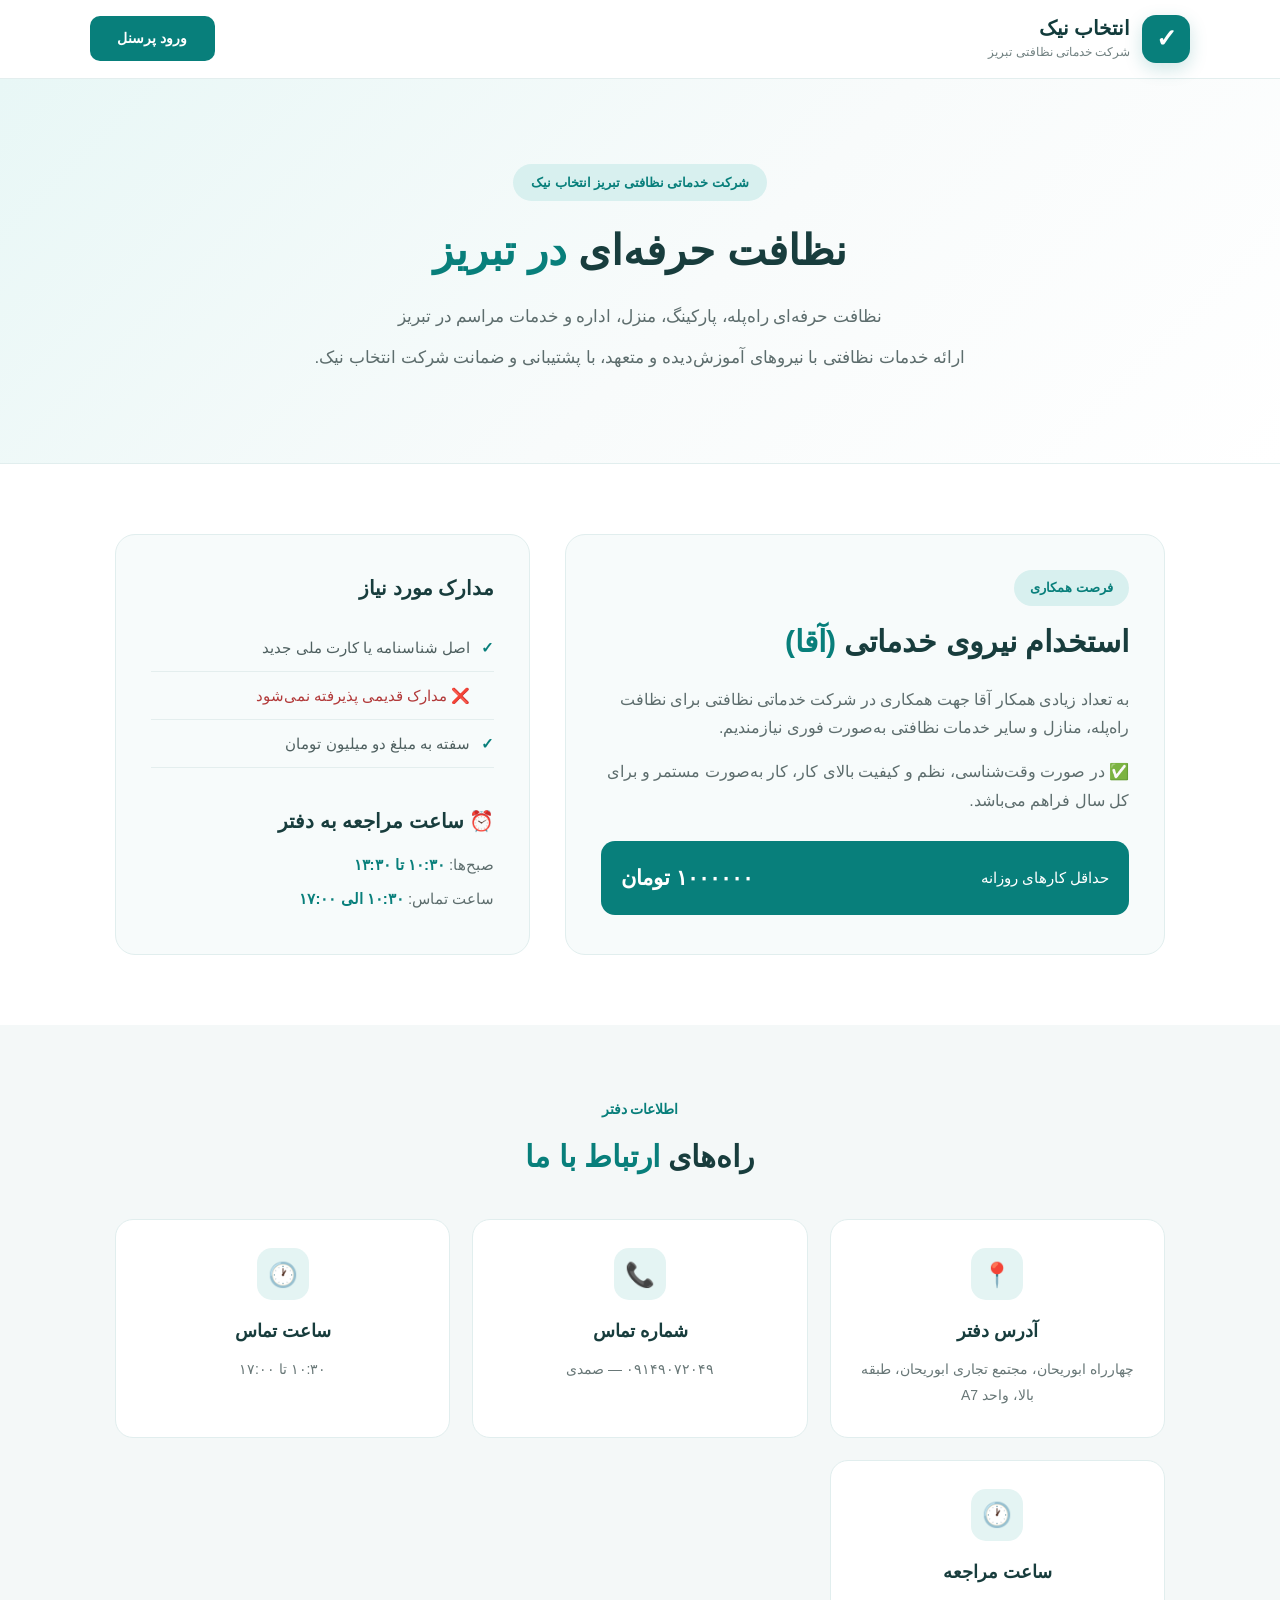
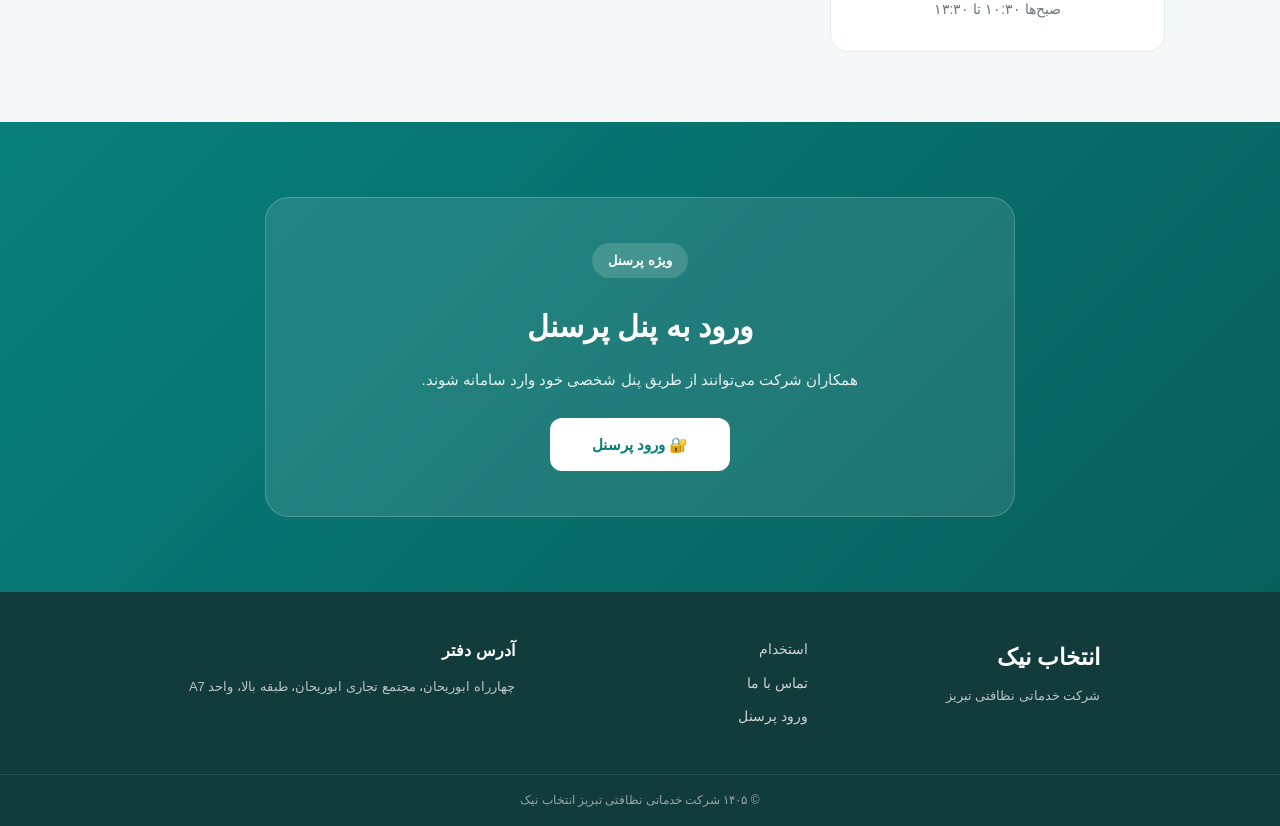
<file: index.html>
<!DOCTYPE html>
<html lang="fa" dir="rtl">

<head>
    <meta charset="UTF-8">

    <meta name="viewport"
          content="width=device-width, initial-scale=1.0">

    <meta name="description"
          content="شرکت خدماتی نظافتی تبریز انتخاب نیک">

    <title>شرکت خدماتی نظافتی تبریز انتخاب نیک</title>

    <link rel="stylesheet" href="style.css">
</head>

<body>

    <div class="page">

        <!-- Header -->
        <header class="header">

            <div class="logo-area">

                <div class="logo-icon">
                    ✓
                </div>

                <div class="logo-text">
                    <h1>انتخاب نیک</h1>
                    <span>شرکت خدماتی نظافتی تبریز</span>
                </div>

            </div>

            <a href="login.html" class="login-button">
                ورود پرسنل
            </a>

        </header>


        <!-- Main -->
        <main>

            <!-- معرفی شرکت -->
            <section class="hero">

                <div class="hero-content">

                    <span class="hero-label">
                        شرکت خدماتی نظافتی تبریز انتخاب نیک
                    </span>

                    <h2>
                        نظافت حرفه‌ای
                        <strong>
                            در تبریز
                        </strong>
                    </h2>

                    <p>
                        نظافت حرفه‌ای راه‌پله، پارکینگ، منزل،
                        اداره و خدمات مراسم در تبریز
                    </p>

                    <p>
                        ارائه خدمات نظافتی با نیروهای آموزش‌دیده
                        و متعهد، با پشتیبانی و ضمانت شرکت
                        انتخاب نیک.
                    </p>

                </div>

            </section>            <!-- استخدام نیرو -->
            <section class="section recruitment" id="recruitment">

                <div class="recruitment-box">

                    <div class="recruitment-content">

                        <span class="section-label">
                            فرصت همکاری
                        </span>

                        <h2>
                            استخدام نیروی خدماتی
                            <strong>(آقا)</strong>
                        </h2>

                        <p>
                            به تعداد زیادی همکار آقا جهت همکاری در
                            شرکت خدماتی نظافتی برای نظافت راه‌پله،
                            منازل و سایر خدمات نظافتی به‌صورت فوری
                            نیازمندیم.
                        </p>

                        <p>
                            ✅ در صورت وقت‌شناسی، نظم و کیفیت بالای کار،
                            کار به‌صورت مستمر و برای کل سال فراهم
                            می‌باشد.
                        </p>

                        <div class="recruitment-highlight">

                            <span>
                                حداقل کارهای روزانه
                            </span>

                            <strong>
                                ۱۰۰۰۰۰۰ تومان
                            </strong>

                        </div>

                    </div>


                    <div class="requirements">

                        <h3>
                            مدارک مورد نیاز
                        </h3>

                        <ul>

                            <li>
                                اصل شناسنامه یا کارت ملی جدید
                            </li>

                            <li class="danger">
                                ❌ مدارک قدیمی پذیرفته نمی‌شود
                            </li>

                            <li>
                                سفته به مبلغ دو میلیون تومان
                            </li>

                        </ul>


                        <div class="office-hours">

                            <h3>
                                ⏰ ساعت مراجعه به دفتر
                            </h3>

                            <p>
                                صبح‌ها:
                                <strong>
                                    ۱۰:۳۰ تا ۱۳:۳۰
                                </strong>
                            </p>

                            <p>
                                ساعت تماس:
                                <strong>
                                    ۱۰:۳۰ الی ۱۷:۰۰
                                </strong>
                            </p>

                        </div>

                    </div>

                </div>

            </section>            <!-- اطلاعات دفتر -->
            <section class="section contact" id="contact">

                <div class="section-title">

                    <span>
                        اطلاعات دفتر
                    </span>

                    <h2>
                        راه‌های
                        <strong>ارتباط با ما</strong>
                    </h2>

                </div>


                <div class="contact-grid">

                    <div class="contact-card">

                        <div class="contact-icon">
                            📍
                        </div>

                        <h3>
                            آدرس دفتر
                        </h3>

                        <p>
                            چهارراه ابوریحان،
                            مجتمع تجاری ابوریحان،
                            طبقه بالا، واحد A7
                        </p>

                    </div>


                    <div class="contact-card">

                        <div class="contact-icon">
                            📞
                        </div>

                        <h3>
                            شماره تماس
                        </h3>

                        <p>
                            <a href="tel:09149072049">۰۹۱۴۹۰۷۲۰۴۹ — صمدی</a>
                        </p>

                    </div>


                    <div class="contact-card">

                        <div class="contact-icon">
                            🕐
                        </div>

                        <h3>
                            ساعت تماس
                        </h3>

                        <p>
                            ۱۰:۳۰ تا ۱۷:۰۰
                        </p>

                    </div>


                    <div class="contact-card">

                        <div class="contact-icon">
                            🕐
                        </div>

                        <h3>
                            ساعت مراجعه
                        </h3>

                        <p>
                            صبح‌ها ۱۰:۳۰ تا ۱۳:۳۰
                        </p>

                    </div>

                </div>

            </section>


            <!-- ورود پرسنل -->
            <section class="worker-login-section">

                <div class="worker-login-box">

                    <span class="section-label">
                        ویژه پرسنل
                    </span>

                    <h2>
                        ورود به پنل پرسنل
                    </h2>

                    <p>
                        همکاران شرکت می‌توانند از طریق
                        پنل شخصی خود وارد سامانه شوند.
                    </p>

                    <a href="login.html" class="primary-button">
                        🔐 ورود پرسنل
                    </a>

                </div>

            </section>            <!-- Footer -->
            <footer class="footer">

                <div class="footer-content">

                    <div class="footer-brand">

                        <h2>
                            انتخاب نیک
                        </h2>

                        <p>
                            شرکت خدماتی نظافتی تبریز
                        </p>

                    </div>


                    <div class="footer-links">

                        <a href="#recruitment">
                            استخدام
                        </a>

                        <a href="#contact">
                            تماس با ما
                        </a>

                        <a href="login.html">
                            ورود پرسنل
                        </a>

                    </div>


                    <div class="footer-address">

                        <h3>
                            آدرس دفتر
                        </h3>

                        <p>
                            چهارراه ابوریحان،
                            مجتمع تجاری ابوریحان،
                            طبقه بالا، واحد A7
                        </p>

                    </div>

                </div>


                <div class="footer-bottom">

                    <p>
                        © ۱۴۰۵ شرکت خدماتی نظافتی تبریز انتخاب نیک
                    </p>

                </div>

            </footer>

        </main>

    </div>

<script src="js/home.js"></script>
</body>

</html>
</file>
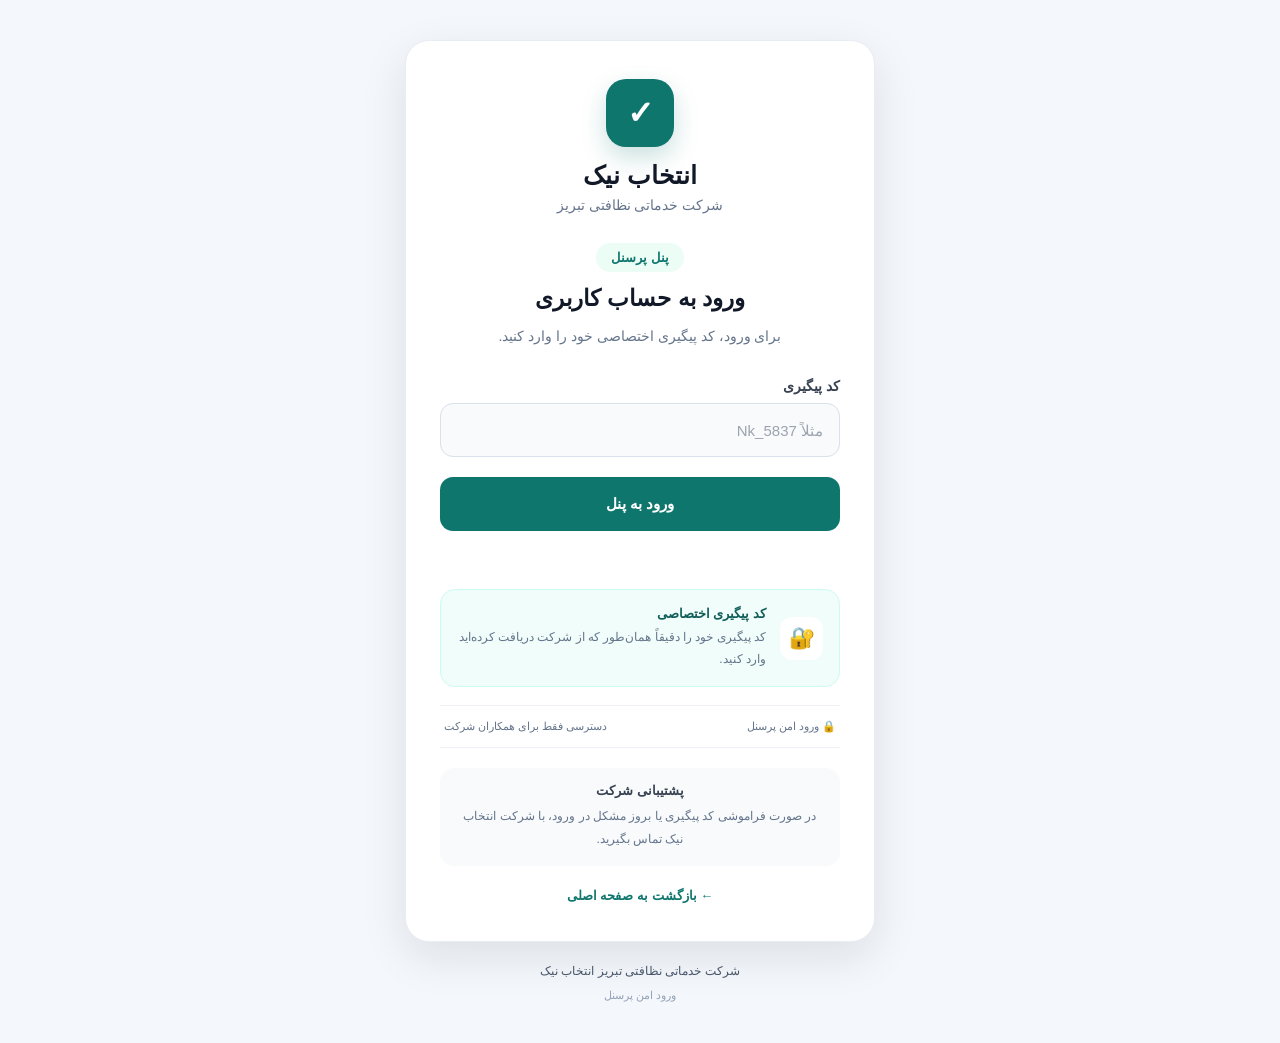
<file: login.html>
<!DOCTYPE html>
<html lang="fa" dir="rtl">

<head>
    <meta charset="UTF-8">

    <meta name="viewport"
          content="width=device-width, initial-scale=1.0">

    <meta name="description"
          content="ورود پرسنل شرکت خدماتی نظافتی تبریز انتخاب نیک">

    <title>ورود پرسنل | انتخاب نیک</title>

    <link rel="stylesheet" href="login.css">
</head>

<body>

    <main class="login-page">

        <div class="login-card">

            <!-- لوگو -->
            <div class="login-logo">

                <div class="login-logo-icon">
                    ✓
                </div>

                <h1>
                    انتخاب نیک
                </h1>

                <p>
                    شرکت خدماتی نظافتی تبریز
                </p>

            </div>


            <!-- عنوان -->
            <div class="login-title">

                <span>
                    پنل پرسنل
                </span>

                <h2>
                    ورود به حساب کاربری
                </h2>

                <p>
                    برای ورود، کد پیگیری اختصاصی خود را وارد کنید.
                </p>

            </div>


            <!-- فرم ورود -->
            <form id="loginForm">

                <div class="input-group">

                    <label for="trackingCode">
                        کد پیگیری
                    </label>

                    <input
                        type="text"
                        id="trackingCode"
                        name="trackingCode"
                        placeholder="مثلاً Nk_5837"
                        autocomplete="off"
                        required
                    >

                </div>


                <button
                    type="submit"
                    class="login-submit">
                    ورود به پنل
                </button>

            </form>


            <!-- پیام ورود -->
            <div
                id="loginMessage"
                class="login-message"
                aria-live="polite">
            </div>


            <!-- راهنمای ورود -->
            <div class="login-help">

                <div class="help-icon">
                    🔐
                </div>

                <div class="help-text">

                    <strong>
                        کد پیگیری اختصاصی
                    </strong>

                    <span>
                        کد پیگیری خود را دقیقاً همان‌طور که از شرکت دریافت کرده‌اید وارد کنید.
                    </span>

                </div>

            </div>


            <!-- اطلاعات امنیتی -->
            <div class="login-security">

                <span>
                    🔒 ورود امن پرسنل
                </span>

                <span>
                    دسترسی فقط برای همکاران شرکت
                </span>

            </div>


            <!-- پشتیبانی -->
            <div class="login-support">

                <span>
                    پشتیبانی شرکت
                </span>

                <p>
                    در صورت فراموشی کد پیگیری یا بروز مشکل در ورود،
                    با شرکت انتخاب نیک تماس بگیرید.
                </p>

            </div>


            <!-- بازگشت به صفحه اصلی -->
            <a href="index.html" class="back-home">
                ← بازگشت به صفحه اصلی
            </a>

        </div>


        <!-- پایین صفحه -->
        <div class="login-bottom">

            <p>
                شرکت خدماتی نظافتی تبریز انتخاب نیک
            </p>

            <span>
                ورود امن پرسنل
            </span>

        </div>

    </main>


    <script src="js/login.js"></script>

</body>

</html>
</file>
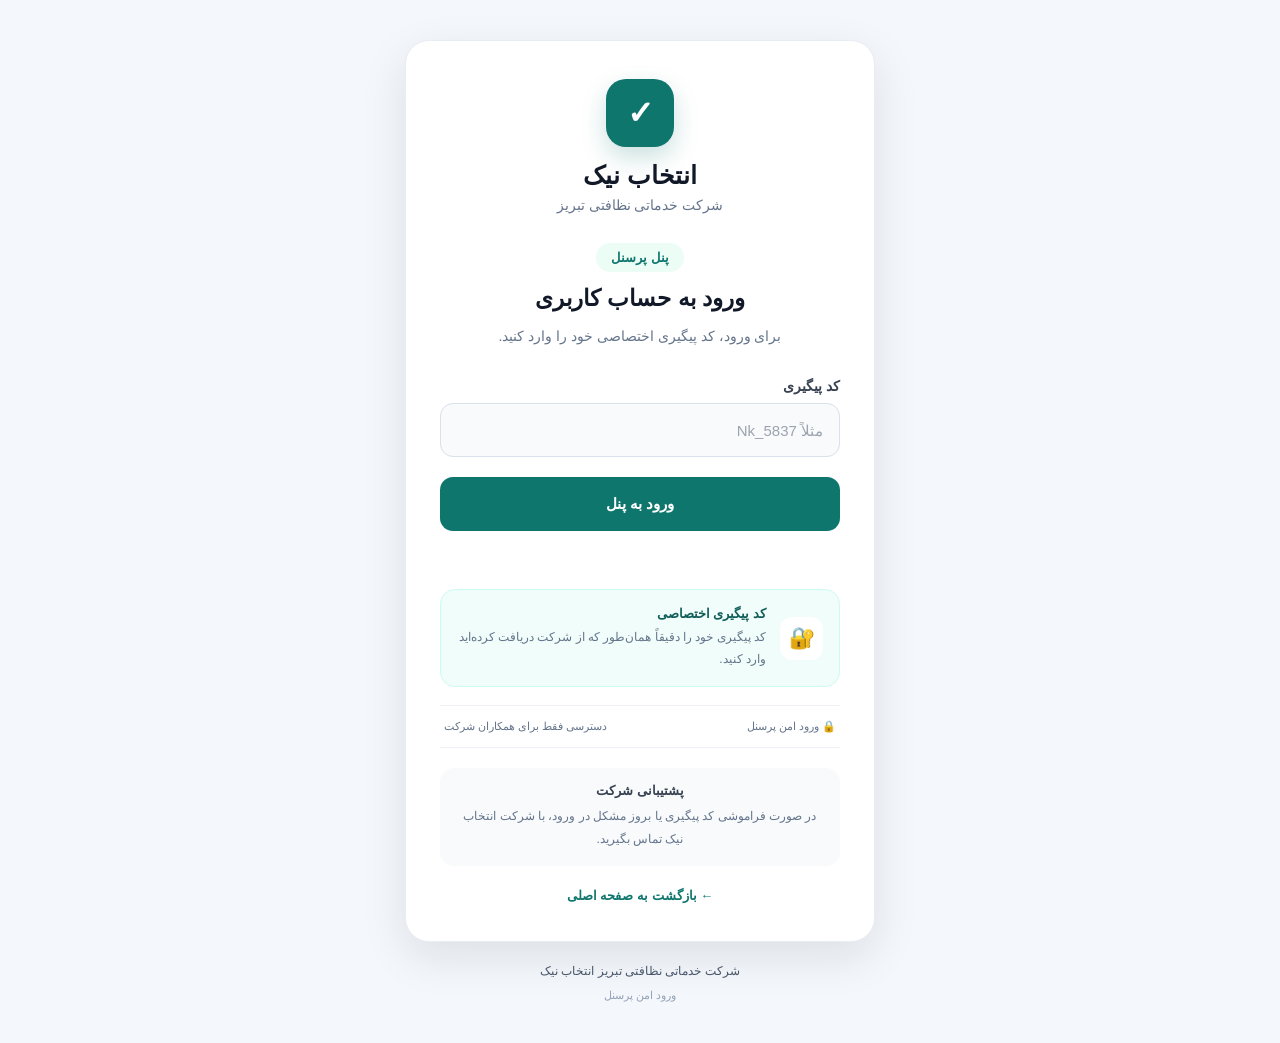
<file: worker.html>
<!DOCTYPE html><html lang="fa" dir="rtl"><head>
    <meta charset="UTF-8">
    <meta name="viewport" content="width=device-width, initial-scale=1.0"><title>پنل پرسنل | انتخاب نیک</title>

<link rel="stylesheet" href="worker.css">

</head><body><div id="weatherEffect" class="weather-effect" aria-hidden="true"></div><audio id="rainSound" loop preload="auto"></audio><button type="button" id="rainSoundToggle" class="rain-sound-toggle" aria-label="فعال کردن صدای باران">🔇</button><button type="button" id="normalWeatherToggle" class="normal-weather-toggle" style="position:fixed;left:18px !important;bottom:18px !important;top:auto !important;right:auto !important;z-index:1000 !important;" aria-label="خاموش کردن تصویر">🖼️</button><div class="worker-page"><!-- =========================
     هدر
========================== -->

<header class="worker-header">

    <div class="worker-logo">

        <div class="logo-icon">
            ن
        </div>

        <div>
            <h1>انتخاب نیک</h1>
            <span>پنل پرسنل</span>
        </div>

    </div>

    <button
        type="button"
        class="logout-button"
        id="logoutButton">
        خروج
    </button>

</header>


<!-- =========================
     محتوای اصلی
========================== -->

<main class="worker-main">

    <!-- خوش آمدگویی -->

    <section class="welcome-section">

        <span class="section-label">
            پنل اختصاصی پرسنل
        </span>

        <h2 id="workerWelcome">
            خوش آمدید
        </h2>

        <p>
            اطلاعات و کارهای شما در این پنل نمایش داده می‌شود.
        </p>

    </section>


    <!-- =========================
         منوی اصلی
    ========================== -->

    <section class="worker-menu">

        <button
            type="button"
            class="menu-card"
            data-section="profile">

            <span class="menu-icon">👤</span>
            <span>اطلاعات من</span>

        </button>


        <button
            type="button"
            class="menu-card"
            data-section="jobs">

            <span class="menu-icon">🧹</span>
            <span>کارهای من</span>

        </button>


        <button
            type="button"
            class="menu-card"
            data-section="account">

            <span class="menu-icon">💰</span>
            <span>حساب من</span>

        </button>


        <button
            type="button"
            class="menu-card"
            data-section="payment">

            <span class="menu-icon">💳</span>
            <span>واریز به شرکت</span>

        </button>


        <button
            type="button"
            class="menu-card"
            data-section="message">

            <span class="menu-icon">💬</span>
            <span>پیام به شرکت</span>

        </button>


        <button
            type="button"
            class="menu-card"
            data-section="training">

            <span class="menu-icon">📚</span>
            <span>آموزش و نحوه انجام کار</span>

        </button>


        <button
            type="button"
            class="menu-card"
            data-section="rules">

            <span class="menu-icon">📋</span>
            <span>قوانین همکاری</span>

        </button>


        <button
            type="button"
            class="menu-card"
            data-section="announcements">

            <span class="menu-icon">📢</span>
            <span>اطلاعیه‌ها</span>

        </button>

    </section>


    <!-- =========================
         بخش اطلاعات من
    ========================== -->

    <section
        class="panel-section"
        id="profileSection">

        <div class="section-header">

            <span class="section-icon">
                👤
            </span>

            <div>

                <h3>
                    اطلاعات من
                </h3>

                <p>
                    اطلاعات ثبت‌شده شما در شرکت
                </p>

            </div>

        </div>


        <div class="info-grid">

            <div class="info-item">
                <span>نام و نام خانوادگی</span>
                <strong id="workerName">---</strong>
            </div>


            <div class="info-item">
                <span>کد پیگیری</span>
                <strong id="workerCode">---</strong>
            </div>


            <div class="info-item">
                <span>شماره موبایل</span>
                <strong id="workerPhone">---</strong>
            </div>


            <div class="info-item">
                <span>آدرس</span>
                <strong id="workerAddress">---</strong>
            </div>


            <div class="info-item">
                <span>وضعیت همکاری</span>
                <strong id="workerStatus">---</strong>
            </div>


            <div class="info-item">
                <span>تاریخ شروع همکاری</span>
                <strong id="workerStartDate">---</strong>
            </div>

        </div>

    </section>


    <!-- =========================
         کارهای من
    ========================== -->

    <section
        class="panel-section"
        id="jobsSection">

        <div class="section-header">

            <span class="section-icon">
                🧹
            </span>

            <div>

                <h3>
                    کارهای من
                </h3>

                <p>
                    کارهای ثبت‌شده برای شما
                </p>

            </div>

        </div>


        <div
            class="jobs-container"
            id="jobsContainer">

            <div class="empty-state">

                <span>🧹</span>

                <p>
                    هنوز کاری برای شما ثبت نشده است.
                </p>

            </div>

        </div>

    </section>


    <!-- =========================
         حساب من
    ========================== -->

    <section
        class="panel-section"
        id="accountSection">

        <div class="section-header">

            <span class="section-icon">
                💰
            </span>

            <div>

                <h3>
                    حساب من
                </h3>

                <p>
                    مبالغ مربوط به کارهای شما
                </p>

            </div>

        </div>


        <div class="account-box">

            <div class="account-item">

                <span>
                    مبلغ حساب
                </span>

                <strong id="workerAccount">
                    ---
                </strong>

            </div>

        </div>

    </section>


    <!-- =========================
         واریز به شرکت
    ========================== -->

    <section
        class="panel-section"
        id="paymentSection">

        <div class="section-header">

            <span class="section-icon">
                💳
            </span>

            <div>

                <h3>
                    واریز به شرکت
                </h3>

                <p>
                    اطلاعات حساب شرکت برای واریز
                </p>

            </div>

        </div>


        <div class="payment-box">

            <p>
                در صورت نیاز به واریز وجه به شرکت،
                اطلاعات پرداخت از این قسمت در اختیار شما قرار می‌گیرد.
            </p>


            <div id="companyPaymentInfo">


                <div class="payment-card">

                    <strong>
                        💳 شماره کارت
                    </strong>

                    <div
                        style="font-size:20px !important; font-weight:700 !important;">

                        ۶۲۱۹۸۶۱۰۳۲۱۴۸۸۶۷

                    </div>

                    <div>
                        بانک: سامان
                        &nbsp;&nbsp;&nbsp;
                        به نام: احمد روحی
                    </div>

                </div>


                <div class="payment-card">

                    <strong>
                        💳 شماره کارت
                    </strong>

                    <div
                        style="font-size:20px !important; font-weight:700 !important;">

                        ۶۲۸۰۲۳۱۴۵۹۴۱۰۰۰۶

                    </div>

                    <div>
                        بانک: مسکن
                        &nbsp;&nbsp;&nbsp;
                        به نام: صمدی
                    </div>

                </div>


            </div>

        </div>

    </section>


    <!-- =========================
         پیام به شرکت
    ========================== -->

    <section
        class="panel-section"
        id="messageSection">

        <div class="section-header">

            <span class="section-icon">
                💬
            </span>

            <div>

                <h3>
                    پیام به شرکت
                </h3>

                <p>
                    ارسال پیام و درخواست به شرکت
                </p>

            </div>

        </div>


        <form id="messageForm">


            <textarea
                id="workerMessage"
                placeholder="پیام خود را بنویسید..."
                rows="5"
                required></textarea>


            <div class="receipt-upload">

                <label for="receiptImage">
                    📷 ارسال عکس رسید واریز
                </label>


                <input
                    type="file"
                    id="receiptImage"
                    accept="image/*">


                <div id="receiptPreview"></div>

            </div>


            <button
                type="submit"
                class="submit-message">

                ارسال پیام

            </button>


            <div id="messageResult"></div>


        </form>

        <div class="worker-messages-area">
            <div class="worker-messages-heading">
                <h4>💬 پیام‌ها و پاسخ مدیریت</h4>
                <button type="button" id="refreshWorkerMessages">
                    تازه‌سازی
                </button>
            </div>
            <div id="workerMessagesList" aria-live="polite">
                <p>در حال دریافت پیام‌ها...</p>
            </div>
        </div>

    </section>


    <!-- =========================
         آموزش
    ========================== -->

    <section
        class="panel-section"
        id="trainingSection">

        <div class="section-header">

            <span class="section-icon">
                📚
            </span>

            <div>

                <h3>
                    آموزش و نحوه انجام کار
                </h3>

                <p>
                    راهنمای انجام صحیح خدمات
                </p>

            </div>

        </div>


        <div class="training-list">


            <details class="training-item">

                <summary>
                    نظافت راه‌پله
                </summary>


                <div class="training-content">

                    <h4>
                        ترتیب نظافت راه‌پله
                    </h4>


                    <ol>

                        <li>
                            ابتدا از راهرو پشت‌بام شروع به جارو کردن می‌کنیم.
                            سپس به پایین می‌آییم و پارکینگ و حیاط را هم جارو می‌زنیم.
                            چون اگر بدون جارو کردن شستشو انجام شود و فاضلاب گرفته شود،
                            خسارت آن بر عهده شما خواهد بود.
                        </li>


                        <li>
                            یک سطل آب برداشته، با طی نخی، شیشه‌پاک‌کن و چند دستمال
                            به طبقه بالا می‌رویم. کپسول آتش‌نشانی، نرده‌ها،
                            شیشه‌ها و کلید و پریزها را پاک می‌کنیم.
                            کابین آسانسور را تمیز می‌کنیم و سپس طی هر طبقه را می‌کشیم.
                        </li>


                        <li>
                            هر چند طبقه یک‌بار سطل آب را عوض می‌کنیم.
                        </li>


                        <li>
                            وقتی به پارکینگ رسیدیم، تاید می‌ریزیم و بعد از شستشو
                            با طی مویی، با طی پلاستیکی آب را جمع می‌کنیم.
                        </li>


                        <li>
                            حیاط اگر آشغال داشت، جمع می‌کنیم و بعد از جارو زدن
                            حیاط، آن را می‌شوییم.
                        </li>


                        <li>
                            حتماً درب خروجی‌های پارکینگ را می‌شوییم و مراقب وسایل
                            برقی مانند آسانسور، آیفون و ریموت پارکینگ هستیم.
                            بعد از شستشو، درب‌ها را با دستمال خشک می‌کنیم.
                        </li>


                        <li>
                            هنگام خروج، حتماً کارمان را به نماینده یا یکی از
                            همسایه‌ها تحویل می‌دهیم.
                        </li>


                        <li>
                            اگر از آپارتمان آشغال جمع کردید، آن‌ها را به بیرون منتقل کنید.
                        </li>


                        <li>
                            به هیچ‌وجه در واحد کسی را نزنید، مگر از آیفون خیابان.
                        </li>

                    </ol>

                </div>

            </details>


            <details class="training-item">

                <summary>
                    نظافت منزل
                </summary>


                <div class="training-content">

                    <h4>
                        مراحل نظافت منزل
                    </h4>


                    <ol>

                        <li>
                            <strong>آماده‌سازی و جمع‌آوری اولیه:</strong>
                            وسایل و خرده‌ریزهای اضافی مرتب و جمع‌آوری شوند.
                            زباله‌ها جمع شده و وسایل موردنیاز آماده شوند.
                        </li>


                        <li>
                            <strong>گردگیری منزل:</strong>
                            گردگیری از قسمت‌های بالاتر به سمت پایین انجام شود.
                            میزها، کمدها، قفسه‌ها، دستگیره‌ها، کلید و پریزها و
                            چهارچوب‌ها تمیز شوند.
                        </li>


                        <li>
                            <strong>اتاق‌ها و پذیرایی:</strong>
                            میزها، صندلی‌ها و سایر وسایل تمیز شوند.
                            زیر و اطراف وسایل جارو شود.
                            شیشه‌ها و آینه‌ها تمیز شوند.
                        </li>


                        <li>
                            <strong>آشپزخانه:</strong>
                            سینک، شیرآلات، کابینت‌ها، اجاق گاز و قسمت‌های
                            قابل شستشوی هود تمیز شوند.
                        </li>


                        <li>
                            <strong>سرویس بهداشتی و حمام:</strong>
                            توالت، روشویی، کف، آینه و شیرآلات تمیز شوند.
                            در پایان کف کاملاً خشک شود.
                        </li>


                        <li>
                            <strong>شیشه و پنجره‌ها:</strong>
                            شیشه‌ها، قاب و لبه پنجره‌ها تمیز و خشک شوند.
                        </li>


                        <li>
                            <strong>جارو و نظافت کف:</strong>
                            تمام اتاق‌ها، پذیرایی، راهرو و آشپزخانه جارو شوند.
                            سپس کف‌های قابل شستشو طی کشیده شوند.
                        </li>


                        <li>
                            <strong>بالکن و تراس:</strong>
                            آشغال‌ها و گرد و خاک جمع و کف جارو و در صورت نیاز شسته شود.
                        </li>

                    </ol>


                    <h4>
                        ⚠️ نکات مهم
                    </h4>


                    <ul>

                        <li>
                            اول جمع‌آوری و گردگیری، بعد جارو و در آخر شستشوی کف.
                        </li>

                        <li>
                            برای هر سطح از شوینده مناسب همان سطح استفاده شود.
                        </li>

                        <li>
                            مواد شوینده را با یکدیگر مخلوط نکنید.
                        </li>

                        <li>
                            وسایل برقی مستقیماً با آب شسته نشوند.
                        </li>

                        <li>
                            هنگام نظافت وسایل مشتری با دقت کار کنید.
                        </li>

                        <li>
                            در پایان کار یک دور کامل منزل بررسی شود.
                        </li>

                    </ul>

                </div>

            </details>


            <details class="training-item">

                <summary>
                    نظافت واحد خالی
                </summary>


                <div class="training-content">

                    <h4>
                        🏠 مراحل نظافت واحد خالی
                    </h4>


                    <ol>

                        <li>
                            <strong>جمع‌آوری گرد و خاک و زباله‌ها:</strong>
                            تمام زباله‌ها و گرد و خاک جمع‌آوری و کف کاملاً جارو شود.
                        </li>


                        <li>
                            <strong>گردگیری سطوح:</strong>
                            طاقچه‌ها، پنجره‌ها، کمدها، کابینت‌ها،
                            کلید و پریزها و درب‌ها تمیز شوند.
                        </li>


                        <li>
                            <strong>شیشه‌ها و پنجره‌ها:</strong>
                            شیشه‌ها و قاب پنجره‌ها تمیز شوند.
                        </li>


                        <li>
                            <strong>کابینت‌ها و کمدها:</strong>
                            داخل و بیرون کابینت‌ها و کمدها تمیز و خشک شوند.
                        </li>


                        <li>
                            <strong>دیوارهای قابل شستشو:</strong>
                            لکه‌های قابل شستشو با دستمال مرطوب تمیز شوند.
                        </li>


                        <li>
                            <strong>سرویس بهداشتی و حمام:</strong>
                            سرویس و حمام شسته و ضدعفونی شوند.
                        </li>


                        <li>
                            <strong>آشپزخانه:</strong>
                            سینک، گاز و هود در صورت وجود تمیز شوند.
                        </li>


                        <li>
                            <strong>کف واحد:</strong>
                            بعد از جارو، کف شسته و آب کاملاً جمع شود.
                        </li>


                        <li>
                            <strong>درب ورودی و تراس:</strong>
                            درب ورودی و تراس یا بالکن تمیز شوند.
                        </li>

                    </ol>


                    <h4>
                        ⚠️ نکات مهم
                    </h4>


                    <ul>

                        <li>
                            اول جارو و گردگیری، بعد شستشو.
                        </li>

                        <li>
                            مواد شوینده قوی فقط در محل مناسب استفاده شوند.
                        </li>

                        <li>
                            مواد شوینده را با یکدیگر مخلوط نکنید.
                        </li>

                        <li>
                            بعد از شستشو حتماً خشک‌کنی انجام شود.
                        </li>

                    </ul>

                </div>

            </details>


            <details class="training-item">

                <summary>
                    نظافت اداره
                </summary>


                <div class="training-content">

                    <h4>
                        🏢 مراحل نظافت شرکت‌ها و ادارات
                    </h4>


                    <ol>

                        <li>
                            <strong>گردگیری:</strong>
                            میزها، صندلی‌ها، کمدها، قفسه‌ها، پنجره‌ها و شیشه‌ها تمیز شوند.
                        </li>


                        <li>
                            <strong>نظافت کف:</strong>
                            تمام کف‌ها و راهروها جارو و سپس شسته شوند.
                            زباله‌ها نیز جمع‌آوری شوند.
                        </li>


                        <li>
                            <strong>سرویس‌های بهداشتی:</strong>
                            توالت، روشویی، آینه و شیرآلات تمیز شوند.
                        </li>


                        <li>
                            <strong>آشپزخانه یا آبدارخانه:</strong>
                            سینک، شیرآلات، پیشخوان و وسایل مشترک تمیز شوند.
                        </li>


                        <li>
                            <strong>اتاق جلسات:</strong>
                            میز، صندلی‌ها و کف تمیز و مرتب شوند.
                        </li>


                        <li>
                            <strong>ضدعفونی:</strong>
                            سطوح پرتماس مانند دستگیره‌ها و کلیدها تمیز شوند.
                        </li>

                    </ol>


                    <h4>
                        ⚠️ نکات مهم
                    </h4>


                    <ul>

                        <li>
                            ابتدا گردگیری و جمع‌آوری زباله، سپس جارو و شستشوی کف.
                        </li>

                        <li>
                            روی تجهیزات الکترونیکی مستقیماً آب ریخته نشود.
                        </li>

                        <li>
                            مواد شوینده با یکدیگر مخلوط نشوند.
                        </li>

                        <li>
                            در پایان کار تمام قسمت‌ها بررسی شوند.
                        </li>

                    </ul>

                </div>

            </details>


        </div>

    </section>


    <!-- =========================
         قوانین
    ========================== -->

    <section
        class="panel-section"
        id="rulesSection">

        <div class="section-header">

            <span class="section-icon">
                📋
            </span>

            <div>

                <h3>
                    قوانین همکاری
                </h3>

                <p>
                    قوانین و شرایط همکاری با شرکت
                </p>

            </div>

        </div>


        <div class="rules-box">


            <div class="rule-item">
                <span>1️⃣</span>
                <p>
                    <strong>تعهد به انجام کار:</strong>
                    در صورت قبول کردن کار و حاضر نشدن در محل،
                    مبلغ درصد توافقی به عنوان جریمه دریافت می‌شود.
                    بار اول کسر درصد، بار دوم دریافت کل مبلغ کار
                    و بار سوم قطع کامل همکاری.
                </p>
            </div>


            <div class="rule-item">
                <span>2️⃣</span>
                <p>
                    <strong>نحوه پرداخت مشتری:</strong>
                    در ۹۰٪ موارد مشتری هزینه را مستقیماً به نظافتچی
                    پرداخت می‌کند. در سایر موارد مبلغ به شرکت پرداخت می‌شود.
                    پرسنل حق بحث یا اعتراض با مشتری در خصوص نحوه پرداخت ندارند.
                </p>
            </div>


            <div class="rule-item">
                <span>3️⃣</span>
                <p>
                    <strong>تسویه حساب روزانه:</strong>
                    تمامی حساب‌ها باید همان روز به شرکت پرداخت و تسویه شوند.
                </p>
            </div>


            <div class="rule-item">
                <span>4️⃣</span>
                <p>
                    <strong>هماهنگی با مشتری:</strong>
                    پرسنل اجازه ندارند خودشان زمان نظافت را تغییر دهند.
                    هرگونه تغییر یا کنسلی باید سریعاً به شرکت اطلاع داده شود.
                </p>
            </div>


            <div class="rule-item">
                <span>5️⃣</span>
                <p>
                    <strong>ارتباط مستقیم مشتری با پرسنل:</strong>
                    قبل از هرگونه هماهنگی مستقیم با مشتری، شرکت باید در جریان قرار گیرد.
                    هماهنگی مستقیم بدون اطلاع شرکت موجب کسر درصد و کاهش کارهای محوله خواهد شد.
                </p>
            </div>


            <div class="rule-item">
                <span>6️⃣</span>
                <p>
                    <strong>حضور به موقع:</strong>
                    پرسنل موظف‌اند در زمان مقرر در محل کار حاضر شوند.
                </p>
            </div>


            <div class="rule-item">
                <span>7️⃣</span>
                <p>
                    <strong>تحویل کار به مشتری:</strong>
                    پس از پایان کار، نتیجه نظافت باید به نماینده یا یکی
                    از اعضای ساختمان تحویل داده شود و تأیید گرفته شود.
                </p>
            </div>


            <div class="rule-item">
                <span>8️⃣</span>
                <p>
                    <strong>پرداخت درصد شرکت:</strong>
                    پرسنل موظف است از کل مبلغ دریافتی به شرکت درصد بدهد.
                </p>
            </div>


            <div class="rule-item">
                <span>9️⃣</span>
                <p>
                    <strong>کیفیت کار:</strong>
                    کیفیت کار باید به‌گونه‌ای باشد که مشتری رضایت کامل داشته باشد.
                </p>
            </div>


            <div class="rule-item">
                <span>🔟</span>
                <p>
                    <strong>مرخصی:</strong>
                    پرسنل در هر ماه حداکثر دو روز مرخصی دارند.
                    جمعه‌ها نیز به صورت یک هفته در میان مرخصی در نظر گرفته می‌شود.
                </p>
            </div>


            <div class="rule-item">
                <span>1️⃣1️⃣</span>
                <p>
                    <strong>حضور خانم‌ها در محل کار:</strong>
                    خانم‌ها موظف‌اند فقط در کارهایی شرکت کنند که در محل
                    یک نفر خانم دیگر حضور داشته باشد.
                </p>
            </div>


        </div>


        <div class="rules-confirm">

            <label class="rules-checkbox">

                <input
                    type="checkbox"
                    id="acceptRules">

                <span>
                    تمام شرایط و قوانین همکاری شرکت را مطالعه کردم و می‌پذیرم.
                </span>

            </label>


            <button
                type="button"
                id="acceptRulesButton"
                class="accept-rules-button">

                تأیید و پذیرش قوانین

            </button>


            <p
                id="rulesConfirmResult"
                class="rules-confirm-result">
            </p>

        </div>

    </section>


    <!-- =========================
         اطلاعیه‌ها
    ========================== -->

    <section
        class="panel-section"
        id="announcementsSection">

        <div class="section-header">

            <span class="section-icon">
                📢
            </span>

            <div>

                <h3>
                    اطلاعیه‌ها
                </h3>

                <p>
                    آخرین اطلاعیه‌های شرکت
                </p>

            </div>

        </div>


        <div id="announcementsContainer">

            <div class="empty-state">

                <span>
                    📢
                </span>

                <p>
                    در حال حاضر اطلاعیه‌ای ثبت نشده است.
                </p>

            </div>

        </div>

    </section>


    <!-- =========================
         یادآوری
    ========================== -->

    <div class="worker-note">

        <span class="note-icon">
            🔔
        </span>

        <div>

            <strong>
                توجه
            </strong>

            <p>
                اطلاعات این پنل فقط برای پرسنل ثبت‌شده شرکت قابل مشاهده است.
            </p>

        </div>

    </div>


</main>


<!-- =========================
     فوتر
========================== -->

<footer class="worker-footer">

    <div class="footer-company">
        شرکت خدماتی نظافتی تبریز انتخاب نیک
    </div>

    <div class="footer-address">
        چهارراه ابوریحان، مجتمع تجاری ابوریحان، طبقه بالا، واحد A7
    </div>

    <div class="footer-copy">
        تمامی حقوق این سامانه محفوظ است.
    </div>

</footer>

</div><!-- =========================
     JavaScript
========================== --><script src="js/worker.js"></script></body>
</html>
</file>
<file: style.css>
/* ================================
   تنظیمات پایه
================================ */

* {
    margin: 0;
    padding: 0;
    box-sizing: border-box;
}

html {
    scroll-behavior: smooth;
}

body {
    direction: rtl;
    font-family: Tahoma, Arial, sans-serif;
    background: #f4f8f8;
    color: #263238;
    line-height: 1.8;
}

a {
    text-decoration: none;
    color: inherit;
}

.page {
    width: 100%;
    min-height: 100vh;
}


/* ================================
   Header
================================ */

.header {
    width: 100%;
    min-height: 78px;
    padding: 14px 7%;
    background: #ffffff;
    display: flex;
    align-items: center;
    justify-content: space-between;
    gap: 20px;
    border-bottom: 1px solid #e3eeee;
    position: relative;
    z-index: 10;
}

.logo-area {
    display: flex;
    align-items: center;
    gap: 12px;
}

.logo-icon {
    width: 48px;
    height: 48px;
    border-radius: 14px;
    background: #087f7b;
    color: #ffffff;
    display: flex;
    align-items: center;
    justify-content: center;
    font-size: 25px;
    font-weight: bold;
    box-shadow: 0 6px 18px rgba(8, 127, 123, 0.20);
}

.logo-text h1 {
    font-size: 20px;
    color: #123b3b;
    line-height: 1.4;
}

.logo-text span {
    display: block;
    font-size: 12px;
    color: #718181;
}

.login-button {
    display: inline-flex;
    align-items: center;
    justify-content: center;
    min-width: 125px;
    padding: 10px 20px;
    border-radius: 10px;
    background: #087f7b;
    color: #ffffff;
    font-size: 14px;
    font-weight: bold;
    transition: 0.25s ease;
}

.login-button:hover {
    background: #056562;
    transform: translateY(-2px);
}


/* ================================
   Hero
================================ */

.hero {
    width: 100%;
    padding: 85px 7% 80px;
    background:
        linear-gradient(
            135deg,
            #e8f7f6 0%,
            #f8fbfb 55%,
            #ffffff 100%
        );
    border-bottom: 1px solid #e1eeee;
}

.hero-content {
    max-width: 850px;
    margin: 0 auto;
    text-align: center;
}

.hero-label {
    display: inline-block;
    margin-bottom: 18px;
    padding: 7px 18px;
    border-radius: 30px;
    background: #d8f0ef;
    color: #087f7b;
    font-size: 13px;
    font-weight: bold;
}

.hero h2 {
    font-size: 42px;
    line-height: 1.5;
    color: #183d3d;
    margin-bottom: 20px;
}

.hero h2 strong {
    color: #087f7b;
}

.hero p {
    max-width: 760px;
    margin: 10px auto;
    color: #5d6d6d;
    font-size: 17px;
}/* ================================
   بخش‌های عمومی
================================ */

.section {
    width: 100%;
    padding: 70px 7%;
}

.section-label {
    display: inline-block;
    margin-bottom: 12px;
    padding: 6px 16px;
    border-radius: 25px;
    background: #d8f0ef;
    color: #087f7b;
    font-size: 13px;
    font-weight: bold;
}


/* ================================
   بخش استخدام
================================ */

.recruitment {
    background: #ffffff;
}

.recruitment-box {
    max-width: 1050px;
    margin: 0 auto;
    display: grid;
    grid-template-columns: 1.3fr 0.9fr;
    gap: 35px;
    align-items: stretch;
}

.recruitment-content,
.requirements {
    padding: 35px;
    border-radius: 20px;
    background: #f7fbfb;
    border: 1px solid #e1eeee;
}

.recruitment-content h2 {
    margin-bottom: 20px;
    color: #183d3d;
    font-size: 30px;
    line-height: 1.6;
}

.recruitment-content h2 strong {
    color: #087f7b;
}

.recruitment-content p {
    margin-bottom: 15px;
    color: #5d6d6d;
    font-size: 16px;
}

.recruitment-highlight {
    margin-top: 25px;
    padding: 18px 20px;
    border-radius: 14px;
    background: #087f7b;
    color: #ffffff;
    display: flex;
    align-items: center;
    justify-content: space-between;
    gap: 15px;
    flex-wrap: wrap;
}

.recruitment-highlight span {
    font-size: 15px;
}

.recruitment-highlight strong {
    font-size: 21px;
}


/* ================================
   مدارک مورد نیاز
================================ */

.requirements h3 {
    margin-bottom: 18px;
    color: #183d3d;
    font-size: 20px;
}

.requirements ul {
    list-style: none;
    padding: 0;
    margin: 0 0 30px;
}

.requirements li {
    position: relative;
    padding: 10px 0;
    padding-right: 24px;
    color: #4f6060;
    font-size: 15px;
    border-bottom: 1px solid #e4eeee;
}

.requirements li::before {
    content: "✓";
    position: absolute;
    right: 0;
    color: #087f7b;
    font-weight: bold;
}

.requirements li.danger {
    color: #b23a3a;
}

.requirements li.danger::before {
    content: "";
}

.office-hours {
    padding-top: 5px;
}

.office-hours h3 {
    margin-bottom: 12px;
}

.office-hours p {
    margin: 7px 0;
    color: #5d6d6d;
    font-size: 15px;
}

.office-hours strong {
    color: #087f7b;
}


/* ================================
   بخش اطلاعات دفتر
================================ */

.contact {
    background: #f4f8f8;
}

.section-title {
    max-width: 850px;
    margin: 0 auto 35px;
    text-align: center;
}

.section-title > span {
    display: inline-block;
    margin-bottom: 8px;
    color: #087f7b;
    font-size: 14px;
    font-weight: bold;
}

.section-title h2 {
    color: #183d3d;
    font-size: 30px;
}

.section-title h2 strong {
    color: #087f7b;
}

.contact-grid {
    max-width: 1050px;
    margin: 0 auto;
    display: grid;
    grid-template-columns: repeat(3, 1fr);
    gap: 22px;
}

.contact-card {
    padding: 28px 24px;
    text-align: center;
    background: #ffffff;
    border: 1px solid #e1eeee;
    border-radius: 18px;
    transition: 0.25s ease;
}

.contact-card:hover {
    transform: translateY(-4px);
    box-shadow: 0 12px 30px rgba(20, 70, 70, 0.08);
}

.contact-icon {
    width: 52px;
    height: 52px;
    margin: 0 auto 15px;
    border-radius: 15px;
    background: #e4f4f3;
    display: flex;
    align-items: center;
    justify-content: center;
    font-size: 24px;
}

.contact-card h3 {
    margin-bottom: 8px;
    color: #183d3d;
    font-size: 18px;
}

.contact-card p {
    color: #687777;
    font-size: 14px;
    line-height: 1.9;
}/* ================================
   ورود پرسنل
================================ */

.worker-login-section {
    padding: 75px 7%;
    background:
        linear-gradient(
            135deg,
            #087f7b 0%,
            #075f5c 100%
        );
}

.worker-login-box {
    max-width: 750px;
    margin: 0 auto;
    padding: 45px 35px;
    text-align: center;
    background: rgba(255, 255, 255, 0.10);
    border: 1px solid rgba(255, 255, 255, 0.20);
    border-radius: 24px;
    color: #ffffff;
}

.worker-login-box .section-label {
    background: rgba(255, 255, 255, 0.16);
    color: #ffffff;
}

.worker-login-box h2 {
    margin: 10px 0 12px;
    font-size: 30px;
}

.worker-login-box p {
    max-width: 560px;
    margin: 0 auto 25px;
    color: rgba(255, 255, 255, 0.88);
    font-size: 15px;
}

.primary-button {
    display: inline-flex;
    align-items: center;
    justify-content: center;
    min-width: 180px;
    padding: 13px 25px;
    border-radius: 12px;
    background: #ffffff;
    color: #087f7b;
    font-size: 15px;
    font-weight: bold;
    transition: 0.25s ease;
}

.primary-button:hover {
    transform: translateY(-3px);
    box-shadow: 0 10px 25px rgba(0, 0, 0, 0.15);
}


/* ================================
   Footer
================================ */

.footer {
    background: #123b3b;
    color: #ffffff;
}

.footer-content {
    max-width: 1100px;
    margin: 0 auto;
    padding: 45px 7%;
    display: grid;
    grid-template-columns: 1fr 1fr 1.3fr;
    gap: 35px;
}

.footer-brand h2 {
    margin-bottom: 5px;
    font-size: 23px;
}

.footer-brand p {
    color: rgba(255, 255, 255, 0.70);
    font-size: 13px;
}

.footer-links {
    display: flex;
    flex-direction: column;
    gap: 8px;
}

.footer-links a {
    width: fit-content;
    color: rgba(255, 255, 255, 0.78);
    font-size: 14px;
    transition: 0.2s ease;
}

.footer-links a:hover {
    color: #ffffff;
    transform: translateX(-3px);
}

.footer-address h3 {
    margin-bottom: 8px;
    font-size: 16px;
}

.footer-address p {
    color: rgba(255, 255, 255, 0.70);
    font-size: 13px;
    line-height: 2;
}

.footer-bottom {
    padding: 15px 7%;
    text-align: center;
    border-top: 1px solid rgba(255, 255, 255, 0.10);
}

.footer-bottom p {
    color: rgba(255, 255, 255, 0.55);
    font-size: 12px;
}/* ================================
   واکنش‌گرا برای تبلت
================================ */

@media (max-width: 900px) {

    .header {
        padding: 14px 5%;
    }

    .hero {
        padding: 65px 5%;
    }

    .hero h2 {
        font-size: 34px;
    }

    .section {
        padding: 60px 5%;
    }

    .recruitment-box {
        grid-template-columns: 1fr;
    }

    .contact-grid {
        grid-template-columns: 1fr 1fr;
    }

    .footer-content {
        padding: 40px 5%;
        grid-template-columns: 1fr 1fr;
    }

    .footer-address {
        grid-column: 1 / -1;
    }
}


/* ================================
   واکنش‌گرا برای موبایل
================================ */

@media (max-width: 600px) {

    .header {
        min-height: 70px;
        padding: 12px 4%;
    }

    .logo-area {
        gap: 9px;
    }

    .logo-icon {
        width: 42px;
        height: 42px;
        border-radius: 12px;
        font-size: 21px;
    }

    .logo-text h1 {
        font-size: 17px;
    }

    .logo-text span {
        font-size: 10px;
    }

    .login-button {
        min-width: auto;
        padding: 9px 13px;
        font-size: 12px;
    }


    /* Hero */

    .hero {
        padding: 50px 5% 55px;
    }

    .hero-label {
        font-size: 11px;
        padding: 6px 13px;
    }

    .hero h2 {
        font-size: 28px;
        line-height: 1.6;
    }

    .hero p {
        font-size: 14px;
        line-height: 2;
    }


    /* Sections */

    .section {
        padding: 50px 5%;
    }

    .section-title {
        margin-bottom: 25px;
    }

    .section-title h2 {
        font-size: 25px;
    }


    /* Recruitment */

    .recruitment-box {
        gap: 18px;
    }

    .recruitment-content,
    .requirements {
        padding: 25px 20px;
        border-radius: 17px;
    }

    .recruitment-content h2 {
        font-size: 24px;
    }

    .recruitment-content p {
        font-size: 14px;
        line-height: 2;
    }

    .recruitment-highlight {
        align-items: flex-start;
        flex-direction: column;
        gap: 5px;
    }

    .recruitment-highlight strong {
        font-size: 19px;
    }

    .requirements h3 {
        font-size: 18px;
    }


    /* Contact */

    .contact-grid {
        grid-template-columns: 1fr;
        gap: 15px;
    }

    .contact-card {
        padding: 23px 18px;
    }


    /* Worker Login */

    .worker-login-section {
        padding: 55px 5%;
    }

    .worker-login-box {
        padding: 35px 20px;
        border-radius: 20px;
    }

    .worker-login-box h2 {
        font-size: 25px;
    }

    .worker-login-box p {
        font-size: 14px;
        line-height: 2;
    }

    .primary-button {
        width: 100%;
        max-width: 250px;
    }


    /* Footer */

    .footer-content {
        padding: 35px 6%;
        grid-template-columns: 1fr;
        gap: 25px;
    }

    .footer-address {
        grid-column: auto;
    }

    .footer-links a {
        font-size: 13px;
    }

    .footer-bottom {
        padding: 13px 5%;
    }

    .footer-bottom p {
        font-size: 10px;
    }
}
</file>
<file: login.css>
/* ================================
   Login Page - Entekhab Nik
================================ */

* {
    margin: 0;
    padding: 0;
    box-sizing: border-box;
}

html {
    scroll-behavior: smooth;
}

body {
    direction: rtl;
    font-family: Tahoma, Arial, sans-serif;
    background: #f4f7fb;
    color: #1f2937;
    min-height: 100vh;
}


/* ================================
   Main Page
================================ */

.login-page {
    min-height: 100vh;
    padding: 40px 20px;
    display: flex;
    flex-direction: column;
    align-items: center;
    justify-content: center;
}


/* ================================
   Login Card
================================ */

.login-card {
    width: 100%;
    max-width: 470px;
    background: #ffffff;
    border-radius: 24px;
    padding: 38px 34px;
    box-shadow: 0 15px 45px rgba(15, 23, 42, 0.10);
    border: 1px solid #e8edf4;
}


/* ================================
   Logo
================================ */

.login-logo {
    text-align: center;
    margin-bottom: 30px;
}

.login-logo-icon {
    width: 68px;
    height: 68px;
    margin: 0 auto 14px;

    display: flex;
    align-items: center;
    justify-content: center;

    border-radius: 20px;

    background: #0f766e;
    color: #ffffff;

    font-size: 32px;
    font-weight: bold;

    box-shadow: 0 10px 25px rgba(15, 118, 110, 0.22);
}

.login-logo h1 {
    font-size: 25px;
    color: #111827;
    margin-bottom: 7px;
}

.login-logo p {
    font-size: 14px;
    color: #64748b;
}


/* ================================
   Title
================================ */

.login-title {
    text-align: center;
    margin-bottom: 28px;
}

.login-title span {
    display: inline-block;

    padding: 7px 15px;
    margin-bottom: 13px;

    border-radius: 30px;

    background: #ecfdf5;
    color: #0f766e;

    font-size: 13px;
    font-weight: bold;
}

.login-title h2 {
    font-size: 23px;
    color: #111827;
    margin-bottom: 10px;
}

.login-title p {
    font-size: 14px;
    line-height: 2;
    color: #64748b;
}


/* ================================
   Form
================================ */

#loginForm {
    width: 100%;
}

.input-group {
    margin-bottom: 20px;
}

.input-group label {
    display: block;
    margin-bottom: 9px;

    font-size: 14px;
    font-weight: bold;
    color: #374151;
}

.input-group input {
    width: 100%;
    height: 54px;

    padding: 0 16px;

    border: 1px solid #d9e1eb;
    border-radius: 13px;

    background: #f8fafc;

    color: #111827;

    font-family: Tahoma, Arial, sans-serif;
    font-size: 15px;

    outline: none;

    transition:
        border-color 0.2s ease,
        background 0.2s ease,
        box-shadow 0.2s ease;
}

.input-group input::placeholder {
    color: #9ca3af;
}

.input-group input:focus {
    border-color: #0f766e;
    background: #ffffff;
    box-shadow: 0 0 0 4px rgba(15, 118, 110, 0.10);
}


/* ================================
   Login Button
================================ */

.login-submit {
    width: 100%;
    height: 54px;

    border: none;
    border-radius: 13px;

    background: #0f766e;
    color: #ffffff;

    font-family: Tahoma, Arial, sans-serif;
    font-size: 15px;
    font-weight: bold;

    cursor: pointer;

    transition:
        background 0.2s ease,
        transform 0.2s ease,
        box-shadow 0.2s ease;
}

.login-submit:hover {
    background: #0d625c;
    box-shadow: 0 8px 20px rgba(15, 118, 110, 0.20);
    transform: translateY(-1px);
}

.login-submit:active {
    transform: translateY(0);
}


/* ================================
   Login Message
================================ */

.login-message {
    min-height: 24px;
    margin-top: 12px;

    text-align: center;

    font-size: 13px;
    line-height: 1.8;

    color: #dc2626;
}


/* ================================
   Help Box
================================ */

.login-help {
    display: flex;
    align-items: center;
    gap: 14px;

    margin-top: 22px;
    padding: 16px;

    border-radius: 15px;

    background: #f0fdfa;
    border: 1px solid #ccfbf1;
}

.help-icon {
    width: 43px;
    height: 43px;

    flex-shrink: 0;

    display: flex;
    align-items: center;
    justify-content: center;

    border-radius: 12px;

    background: #ffffff;

    font-size: 21px;
}

.help-text {
    display: flex;
    flex-direction: column;
    gap: 6px;
}

.help-text strong {
    font-size: 13px;
    color: #115e59;
}

.help-text span {
    font-size: 12px;
    line-height: 1.8;
    color: #64748b;
}


/* ================================
   Security
================================ */

.login-security {
    display: flex;
    justify-content: space-between;
    gap: 12px;

    margin-top: 18px;
    padding: 14px 4px;

    border-top: 1px solid #eef2f7;
    border-bottom: 1px solid #eef2f7;

    font-size: 11px;
    color: #64748b;
}

.login-security span {
    display: inline-flex;
    align-items: center;
    gap: 5px;
}


/* ================================
   Support
================================ */

.login-support {
    text-align: center;
    margin-top: 20px;
    padding: 15px;

    border-radius: 14px;

    background: #f8fafc;
}

.login-support span {
    display: block;

    margin-bottom: 7px;

    color: #374151;
    font-size: 13px;
    font-weight: bold;
}

.login-support p {
    color: #64748b;
    font-size: 12px;
    line-height: 1.9;
}


/* ================================
   Back Home
================================ */

.back-home {
    display: block;

    margin-top: 22px;

    text-align: center;

    color: #0f766e;
    text-decoration: none;

    font-size: 13px;
    font-weight: bold;

    transition: color 0.2s ease;
}

.back-home:hover {
    color: #0d625c;
}


/* ================================
   Bottom
================================ */

.login-bottom {
    width: 100%;
    max-width: 470px;

    margin-top: 22px;

    text-align: center;
}

.login-bottom p {
    color: #475569;
    font-size: 12px;
    margin-bottom: 7px;
}

.login-bottom span {
    color: #94a3b8;
    font-size: 11px;
}


/* ================================
   Responsive
================================ */

@media (max-width: 600px) {

    .login-page {
        padding: 25px 14px;
    }

    .login-card {
        padding: 30px 22px;
        border-radius: 20px;
    }

    .login-logo {
        margin-bottom: 25px;
    }

    .login-logo-icon {
        width: 60px;
        height: 60px;
        border-radius: 18px;
        font-size: 28px;
    }

    .login-logo h1 {
        font-size: 22px;
    }

    .login-title h2 {
        font-size: 20px;
    }

    .login-security {
        flex-direction: column;
        align-items: center;
        text-align: center;
    }

    .help-text span {
        font-size: 11px;
    }

    .login-bottom p {
        font-size: 11px;
    }
}


@media (max-width: 380px) {

    .login-page {
        padding: 18px 10px;
    }

    .login-card {
        padding: 25px 17px;
    }

    .login-title h2 {
        font-size: 18px;
    }

    .login-title p {
        font-size: 12px;
    }

    .input-group input,
    .login-submit {
        height: 50px;
    }

}
</file>
<file: worker.css>
/* ================================
   worker.css — Part 1
================================ */

* {
    margin: 0;
    padding: 0;
    box-sizing: border-box;
}

html {
    scroll-behavior: smooth;
}

body {
    direction: rtl;
    font-family: Tahoma, Arial, sans-serif;
    background: #f4f7fb;
    color: #263238;
    min-height: 100vh;
}

button,
input,
textarea {
    font-family: inherit;
}

button {
    cursor: pointer;
}

.worker-page {
    min-height: 100vh;
    display: flex;
    flex-direction: column;
}


/* ================================
   Header
================================ */

.worker-header {
    width: 100%;
    min-height: 78px;
    padding: 14px 5%;
    background: #ffffff;
    border-bottom: 1px solid #e5eaf0;
    display: flex;
    align-items: center;
    justify-content: space-between;
    gap: 20px;
}

.worker-logo {
    display: flex;
    align-items: center;
    gap: 12px;
}

.logo-icon {
    width: 46px;
    height: 46px;
    border-radius: 14px;
    background: #1f6f8b;
    color: #ffffff;
    display: flex;
    align-items: center;
    justify-content: center;
    font-size: 22px;
    font-weight: bold;
}

.worker-logo h1 {
    font-size: 18px;
    color: #173b4d;
    margin-bottom: 4px;
}

.worker-logo span {
    display: block;
    font-size: 12px;
    color: #7b8794;
}

.logout-button {
    border: none;
    border-radius: 10px;
    padding: 10px 18px;
    background: #f3f5f7;
    color: #5d6975;
    font-size: 13px;
    transition: 0.2s;
}

.logout-button:hover {
    background: #e9edf1;
}


/* ================================
   Main
================================ */

.worker-main {
    width: min(1100px, 92%);
    margin: 0 auto;
    padding: 35px 0 50px;
    flex: 1;
}

.welcome-section {
    background: #ffffff;
    border-radius: 18px;
    padding: 28px;
    margin-bottom: 25px;
    border: 1px solid #e7edf2;
    box-shadow: 0 5px 20px rgba(31, 59, 77, 0.05);
}

.section-label {
    display: inline-block;
    margin-bottom: 10px;
    font-size: 12px;
    color: #1f6f8b;
    font-weight: bold;
}

.welcome-section h2 {
    font-size: 24px;
    color: #173b4d;
    margin-bottom: 10px;
}

.welcome-section p {
    color: #71808c;
    font-size: 14px;
    line-height: 2;
}


/* ================================
   Menu
================================ */

.worker-menu {
    display: grid;
    grid-template-columns: repeat(4, 1fr);
    gap: 14px;
    margin-bottom: 25px;
}

.menu-card {
    min-height: 105px;
    padding: 18px 12px;
    border: 1px solid #e4ebf0;
    border-radius: 16px;
    background: #ffffff;
    color: #304653;
    display: flex;
    flex-direction: column;
    align-items: center;
    justify-content: center;
    gap: 10px;
    font-size: 13px;
    transition: 0.2s;
    box-shadow: 0 4px 15px rgba(31, 59, 77, 0.04);
}

.menu-card:hover {
    transform: translateY(-2px);
    border-color: #b9d3df;
    box-shadow: 0 8px 20px rgba(31, 59, 77, 0.08);
}

.menu-icon {
    font-size: 25px;
}


/* ================================
   Content
================================ */

.worker-content {
    background: #ffffff;
    border-radius: 18px;
    border: 1px solid #e7edf2;
    box-shadow: 0 5px 20px rgba(31, 59, 77, 0.05);
    padding: 28px;
}

.content-placeholder {
    min-height: 180px;
    display: flex;
    flex-direction: column;
    align-items: center;
    justify-content: center;
    text-align: center;
}

.placeholder-icon {
    font-size: 42px;
    margin-bottom: 12px;
}

.content-placeholder h3 {
    color: #173b4d;
    margin-bottom: 8px;
    font-size: 18px;
}

.content-placeholder p {
    color: #7b8794;
    font-size: 13px;
}/* ================================
   Panel Sections
================================ */

.panel-section {
    display: none;
    background: #ffffff;
    border: 1px solid #e7edf2;
    border-radius: 18px;
    padding: 28px;
    margin-bottom: 20px;
    box-shadow: 0 5px 20px rgba(31, 59, 77, 0.05);
}

.panel-section.active {
    display: block;
}

.section-header {
    display: flex;
    align-items: center;
    gap: 14px;
    padding-bottom: 18px;
    margin-bottom: 22px;
    border-bottom: 1px solid #edf1f4;
}

.section-icon {
    width: 48px;
    height: 48px;
    border-radius: 14px;
    background: #eef7fa;
    display: flex;
    align-items: center;
    justify-content: center;
    font-size: 23px;
    flex-shrink: 0;
}

.section-header h3 {
    color: #173b4d;
    font-size: 18px;
    margin-bottom: 6px;
}

.section-header p {
    color: #7b8794;
    font-size: 12px;
}


/* ================================
   Information
================================ */

.info-grid {
    display: grid;
    grid-template-columns: repeat(2, 1fr);
    gap: 14px;
}

.info-item {
    padding: 16px;
    background: #f8fafb;
    border: 1px solid #edf1f4;
    border-radius: 12px;
}

.info-item span {
    display: block;
    color: #7b8794;
    font-size: 12px;
    margin-bottom: 8px;
}

.info-item strong {
    display: block;
    color: #263f4d;
    font-size: 14px;
}


/* ================================
   Jobs
================================ */

.jobs-container {
    display: flex;
    flex-direction: column;
    gap: 14px;
}

.job-card {
    border: 1px solid #e5ebef;
    border-radius: 14px;
    padding: 18px;
    background: #ffffff;
}

.job-card-header {
    display: flex;
    align-items: center;
    justify-content: space-between;
    gap: 15px;
    margin-bottom: 15px;
}

.job-card-header h4 {
    color: #173b4d;
    font-size: 15px;
}

.job-type {
    display: inline-block;
    padding: 5px 10px;
    border-radius: 20px;
    background: #eef7fa;
    color: #1f6f8b;
    font-size: 11px;
}

.job-details {
    display: block;
}


.job-detail {
    display: flex;
    align-items: flex-start;
    gap: 10px;
    padding: 8px 0;
    background: transparent;
    border-radius: 0;
    border-bottom: 1px solid #edf1f4;
}


.job-detail span {
    display: block;
    color: #89949d;
    font-size: 11px;
    margin-bottom: 5px;
}

.job-detail strong {
    color: #344b57;
    font-size: 13px;
    font-weight: 600;
}



/* ================================
   Empty State
================================ */

.empty-state {
    text-align: center;
    padding: 35px 20px;
    color: #7b8794;
}

.empty-state span {
    display: block;
    font-size: 38px;
    margin-bottom: 12px;
}

.empty-state p {
    font-size: 13px;
}


/* ================================
   Account
================================ */

.account-box {
    display: grid;
    grid-template-columns: 1fr;
    gap: 12px;
}

.account-item {
    padding: 20px;
    border-radius: 14px;
    background: #f8fafb;
    border: 1px solid #edf1f4;
    display: flex;
    align-items: center;
    justify-content: space-between;
    gap: 15px;
}

.account-item span {
    color: #6f7d87;
    font-size: 13px;
}

.account-item strong {
    color: #173b4d;
    font-size: 22px;
}


/* ================================
   Payment
================================ */

.payment-box {
    padding: 20px;
    background: #f8fafb;
    border: 1px solid #edf1f4;
    border-radius: 14px;
}

.payment-box p {
    color: #65737d;
    font-size: 13px;
    line-height: 2;
    margin-bottom: 15px;
}

#companyPaymentInfo {
    padding: 15px;
    background: #ffffff;
    border-radius: 10px;
    color: #344b57;
    font-size: 13px;
    text-align: center;
}/* ================================
   Message
================================ */

#messageForm {
    display: flex;
    flex-direction: column;
    gap: 12px;
}

#workerMessage {
    width: 100%;
    min-height: 130px;
    padding: 14px;
    border: 1px solid #dfe6eb;
    border-radius: 12px;
    background: #fafcfd;
    color: #263238;
    font-size: 13px;
    line-height: 1.9;
    resize: vertical;
    outline: none;
    transition: 0.2s;
}

#workerMessage:focus {
    border-color: #8bbaca;
    background: #ffffff;
}

#workerMessage::placeholder {
    color: #a0aab2;
}

.submit-message {
    align-self: flex-start;
    border: none;
    border-radius: 10px;
    padding: 11px 24px;
    background: #1f6f8b;
    color: #ffffff;
    font-size: 13px;
    transition: 0.2s;
}

.submit-message:hover {
    background: #195d75;
}

#messageResult {
    min-height: 20px;
    font-size: 12px;
    color: #1f6f8b;
}


/* ================================
   پیام‌های پرسنل و پاسخ مدیریت
================================ */

.worker-messages-area {
    margin-top: 22px;
    padding-top: 16px;
    border-top: 1px solid #e4ebef;
}

.worker-messages-heading {
    display: flex;
    align-items: center;
    justify-content: space-between;
    gap: 10px;
    margin-bottom: 14px;
}

.worker-messages-heading h4 {
    margin: 0;
    color: #304653;
    font-size: 15px;
}

#refreshWorkerMessages {
    border: 1px solid #d7e5eb;
    border-radius: 9px;
    padding: 8px 12px;
    background: #f3f8fa;
    color: #1f6f8b;
    font-size: 12px;
    cursor: pointer;
}

#workerMessagesList {
    display: flex;
    flex-direction: column;
    gap: 12px;
}

#workerMessagesList > p {
    color: #65737d;
    font-size: 13px;
    line-height: 1.9;
}

.worker-message-card {
    padding: 14px;
    border: 1px solid #d1e3fa;
    border-radius: 13px;
    background: #eaf3ff;
    overflow-wrap: anywhere;
}

.worker-message-card > p {
    margin: 0 0 8px;
    color: #000000;
    font-size: 13px;
    line-height: 1.9;
}

.worker-message-card > .worker-message-text {
    white-space: pre-wrap;
    color: #000000 !important;
    background: transparent;
    padding: 0;
    border-radius: 0;
}

.worker-message-meta {
    color: #000000 !important;
    font-size: 11px !important;
}

.management-reply {
    margin-top: 12px;
    padding: 12px;
    border-right: 3px solid #1f8a70;
    border-radius: 8px;
    background: #edf8f3;
    color: #245b4b;
}

.management-reply p {
    margin: 7px 0;
    white-space: pre-wrap;
    overflow-wrap: anywhere;
    font-size: 13px;
    line-height: 1.9;
}

.management-reply small {
    color: #5d7f73;
    font-size: 11px;
}

.management-reply-pending {
    margin: 10px 0 0;
    color: #92743a !important;
    font-size: 12px !important;
    line-height: 1.8;
}


/* ================================
   Training
================================ */

.training-list {
    display: flex;
    flex-direction: column;
    gap: 10px;
}

.training-item {
    border: 1px solid #e4ebef;
    border-radius: 12px;
    background: #fafcfd;
    overflow: hidden;
}

.training-item summary {
    padding: 16px 18px;
    cursor: pointer;
    color: #304653;
    font-size: 14px;
    font-weight: bold;
    list-style: none;
    padding-left: 45px;
}

.training-item summary::-webkit-details-marker {
    display: none;
}

.training-item summary::after {
    content: "+";
    position: absolute;
    left: 18px;
    top: 13px;
    font-size: 20px;
    color: #1f6f8b;
}

.training-item[open] summary::after {
    content: "−";
}

.training-content {
    padding: 0 18px 20px;
    color: #586873;
    font-size: 13px;
    line-height: 2.2;
}

.training-content h4 {
    color: #173b4d;
    font-size: 14px;
    margin-bottom: 12px;
}

.training-content ol {
    padding-right: 20px;
}

.training-content li {
    margin-bottom: 10px;
    padding-right: 4px;
}


/* ================================
   Rules
================================ */

.rules-box {
    display: flex;
    flex-direction: column;
    gap: 12px;
}

.rule-item {
    display: flex;
    align-items: flex-start;
    gap: 12px;
    padding: 16px;
    border-radius: 12px;
    background: #fffaf4;
    border: 1px solid #f2e6d6;
}

.rule-item > span {
    font-size: 22px;
    flex-shrink: 0;
}

.rule-item p {
    color: #5e6265;
    font-size: 13px;
    line-height: 2;
}


/* ================================
   Announcements
================================ */

#announcementsContainer {
    display: flex;
    flex-direction: column;
    gap: 12px;
}

.announcement-card {
    padding: 18px;
    border-radius: 13px;
    background: #f7fbfd;
    border: 1px solid #dfeef3;
}

.announcement-card h4 {
    color: #173b4d;
    font-size: 14px;
    margin-bottom: 8px;
}

.announcement-card p {
    color: #5f707a;
    font-size: 13px;
    line-height: 2;
}

.announcement-date {
    display: block;
    margin-top: 10px;
    color: #8a969e;
    font-size: 11px;
}


/* ================================
   Worker Note
================================ */

.worker-note {
    display: flex;
    align-items: flex-start;
    gap: 12px;
    margin-top: 20px;
    padding: 15px 18px;
    border-radius: 12px;
    background: #f5f9fb;
    border: 1px solid #e0ebf0;
}

.note-icon {
    font-size: 20px;
}

.worker-note strong {
    display: block;
    color: #304653;
    font-size: 13px;
    margin-bottom: 5px;
}

.worker-note p {
    color: #71808a;
    font-size: 12px;
    line-height: 1.9;
}


/* ================================
   Footer
================================ */

.worker-footer {
    padding: 24px 5%;
    background: #173b4d;
    color: #ffffff;
    text-align: center;
}

.footer-company {
    font-size: 14px;
    font-weight: bold;
    margin-bottom: 8px;
}

.footer-address {
    color: #c7d5dc;
    font-size: 11px;
    margin-bottom: 8px;
}

.footer-copy {
    color: #aebfc8;
    font-size: 10px;
}/* ================================
   Responsive
================================ */

@media (max-width: 900px) {

    .worker-main {
        width: 94%;
        padding-top: 25px;
    }

    .worker-menu {
        grid-template-columns: repeat(2, 1fr);
    }

    .info-grid {
        grid-template-columns: 1fr 1fr;
    }

}


/* ================================
   Mobile
================================ */

@media (max-width: 600px) {

    .worker-header {
        min-height: 70px;
        padding: 12px 4%;
    }

    .worker-logo {
        gap: 9px;
    }

    .logo-icon {
        width: 40px;
        height: 40px;
        border-radius: 11px;
        font-size: 22px;
    }

    .worker-logo h1 {
        font-size: 15px;
    }

    .worker-logo span {
        font-size: 10px;
    }

    .logout-button {
        padding: 9px 13px;
        font-size: 12px;
    }


    .worker-main {
        width: 94%;
        padding: 20px 0 35px;
    }


    .welcome-section {
        padding: 20px;
        border-radius: 15px;
        margin-bottom: 18px;
    }

    .welcome-section h2 {
        font-size: 22px;
    }

    .welcome-section p {
        font-size: 12px;
    }


    .worker-menu {
        grid-template-columns: repeat(2, 1fr);
        gap: 10px;
        margin-bottom: 18px;
    }

    .menu-card {
        min-height: 92px;
        padding: 13px 8px;
        border-radius: 13px;
        font-size: 11px;
    }

    .menu-icon {
        font-size: 22px;
    }


    .worker-content {
        padding: 18px;
        border-radius: 15px;
    }


    .panel-section {
        padding: 18px;
        border-radius: 15px;
    }

    .section-header {
        gap: 10px;
        margin-bottom: 18px;
        padding-bottom: 15px;
    }

    .section-icon {
        width: 42px;
        height: 42px;
        border-radius: 11px;
        font-size: 20px;
    }

    .section-header h3 {
        font-size: 15px;
    }

    .section-header p {
        font-size: 10px;
    }


    .info-grid {
        grid-template-columns: 1fr;
        gap: 10px;
    }

    .info-item {
        padding: 13px;
    }


    .job-card {
        padding: 14px;
    }

    .job-card-header {
        align-items: flex-start;
        flex-direction: column;
        gap: 8px;
    }

    .job-details {
        grid-template-columns: 1fr;
    }


    .account-item {
        padding: 16px;
    }

    .account-item strong {
        font-size: 15px;
    }


    .payment-box {
        padding: 15px;
    }


    .submit-message {
        width: 100%;
    }


    .training-item summary {
        padding: 14px 16px;
        padding-left: 40px;
        font-size: 13px;
    }

    .training-content {
        padding: 0 15px 16px;
        font-size: 12px;
    }


    .rule-item {
        padding: 13px;
    }

    .rule-item p {
        font-size: 12px;
    }


    .worker-note {
        padding: 13px;
    }


    .worker-footer {
        padding: 20px 4%;
    }

    .footer-company {
        font-size: 12px;
    }

    .footer-address {
        font-size: 10px;
    }

    .footer-copy {
        font-size: 9px;
    }

}


/* ================================
   Small Mobile
================================ */

@media (max-width: 380px) {

    .worker-menu {
        grid-template-columns: 1fr 1fr;
        gap: 8px;
    }

    .menu-card {
        min-height: 85px;
        font-size: 10px;
    }

    .menu-icon {
        font-size: 20px;
    }

    .welcome-section h2 {
        font-size: 22px;
    }

    .panel-section {
        padding: 15px;
    }

}

.payment-card {
    padding: 18px;
    margin-top: 15px;
    font-size: 22px;
    line-height: 2;
}

.payment-card strong {
    font-size: 18px;
    display: block;
    margin-bottom: 6px;
}

.payment-card div {
    font-size: 18px;
}

.payment-card {
    padding: 24px;
    margin-top: 18px;
    font-size: 20px;
    line-height: 2.2;
}

.payment-card strong {
    font-size: 22px;
    display: block;
    margin-bottom: 8px;
}

.payment-card div {
    font-size: 21px;
}

.payment-card div:first-of-type {
    font-size: 30px !important;
    font-weight: bold;
    letter-spacing: 2px;
    margin: 10px 0;
}

.payment-card div:first-of-type {
    font-size: 38px !important;
    font-weight: 800;
    letter-spacing: 3px;
    line-height: 1.6;
    margin: 15px 0;
}

#companyPaymentInfo .payment-card {
    margin-top: 30px;
    padding: 25px;
}

#companyPaymentInfo .payment-card div:first-of-type {
    font-size: 48px !important;
    font-weight: 900 !important;
    letter-spacing: 4px !important;
    line-height: 1.5 !important;
    margin: 18px 0 !important;
}

#companyPaymentInfo .payment-card + .payment-card {
    margin-top: 45px;
}


#companyPaymentInfo .payment-card div:first-of-type {
    font-size: 100px !important;
    font-weight: 900 !important;
    letter-spacing: 5px !important;
    line-height: 1.3 !important;
}

#companyPaymentInfo .payment-card + .payment-card {
    margin-top: 60px !important;
}


#companyPaymentInfo .payment-card div:first-of-type {
    font-size: 500px !important;
}

#companyPaymentInfo .payment-card {
    padding: 22px;
    margin-top: 25px;
}

#companyPaymentInfo .payment-card strong {
    font-size: 21px;
}

#companyPaymentInfo .payment-card div {
    font-size: 22px;
    line-height: 1.8;
}

#companyPaymentInfo .payment-card div:first-of-type {
    font-size: 20px !important;
    font-weight: 800 !important;
    letter-spacing: 2px;
}

#companyPaymentInfo .payment-card + .payment-card {
    margin-top: 50px !important;
}


#companyPaymentInfo .payment-card {
    padding: 22px;
    margin-top: 25px;
}

#companyPaymentInfo .payment-card strong {
    font-size: 20px;
}

#companyPaymentInfo .payment-card div {
    font-size: 18px;
    line-height: 1.8;
}

#companyPaymentInfo .payment-card div:first-of-type {
    font-size: 15px !important;
    font-weight: 700 !important;
    letter-spacing: 1px;
}

#companyPaymentInfo .payment-card + .payment-card {
    margin-top: 55px !important;
}


#companyPaymentInfo .payment-card:nth-child(2) {
    margin-top: 80px !important;
}

#companyPaymentInfo .payment-card:nth-child(2) {
    margin-top: 80px !important;
}

#companyPaymentInfo .payment-card div:first-of-type {
    font-size: 10px !important;
    font-weight: 700 !important;
    color: #d97706 !important;
}


#companyPaymentInfo .payment-card div:first-of-type {
    font-size: 10px !important;
    font-weight: 700 !important;
    color: #d97706 !important;
}


#companyPaymentInfo .payment-card > div {
    font-size: 10px !important;
}

#companyPaymentInfo .payment-card > div:first-of-type {
    font-size: 15px !important;
    font-weight: 700 !important;
}

#companyPaymentInfo .payment-card + .payment-card {
    margin-top: 60px !important;
}


#receiptImage {
    font-size: 15px;
    padding: 8px;
    width: 100%;
    box-sizing: border-box;
}

#receiptImage::file-selector-button {
    font-size: 15px;
    padding: 10px 18px;
    margin-left: 8px;
    border-radius: 8px;
    cursor: pointer;
}


/* تست نمایش کارت های پرداخت */
#companyPaymentInfo .payment-card {
    display: block !important;
    width: 100% !important;
    min-height: 150px !important;
    padding: 25px !important;
    margin-top: 25px !important;
    box-sizing: border-box !important;
}

#companyPaymentInfo .payment-card strong {
    display: block !important;
    font-size: 22px !important;
}

#companyPaymentInfo .payment-card div {
    display: block !important;
    font-size: 22px !important;
}

#companyPaymentInfo .payment-card div:first-of-type {
    font-size: 28px !important;
    font-weight: 900 !important;
}

/* =========================
   Weather Effects
========================= */

.weather-effect {
    position: fixed;
    inset: 0;
    pointer-events: none;
    overflow: hidden;
    z-index: 999;
}

.weather-effect::before {
    content: "";
    position: absolute;
    inset: 0;
    background-image: var(--weather-image, none);
    background-repeat: repeat;
    background-position: center;
    background-size: auto 100%;
    opacity: 0.35;
    pointer-events: none;
}

.rain-sound-toggle {
    position: fixed;
    right: 18px;
    bottom: 18px;
    z-index: 1000;
    width: 44px;
    height: 44px;
    border: none;
    border-radius: 50%;
    cursor: pointer;
    font-size: 20px;
}

.normal-weather-toggle {
    box-shadow: 0 2px 8px rgba(0,0,0,0.18);
    background: white;
    position: fixed;
    right: 74px !important;
    bottom: 18px !important;
    top: auto !important;
    left: auto !important;
    z-index: 1000;
    width: 44px;
    height: 44px;
    border: none;
    border-radius: 50%;
    cursor: pointer;
    font-size: 20px;
}

.normal-weather-toggle.image-off::after {
    content: "";
    position: absolute;
    width: 34px;
    height: 3px;
    background: currentColor;
    transform: rotate(-45deg);
    left: 5px;
    top: 20px;
    border-radius: 2px;
}
</file>
